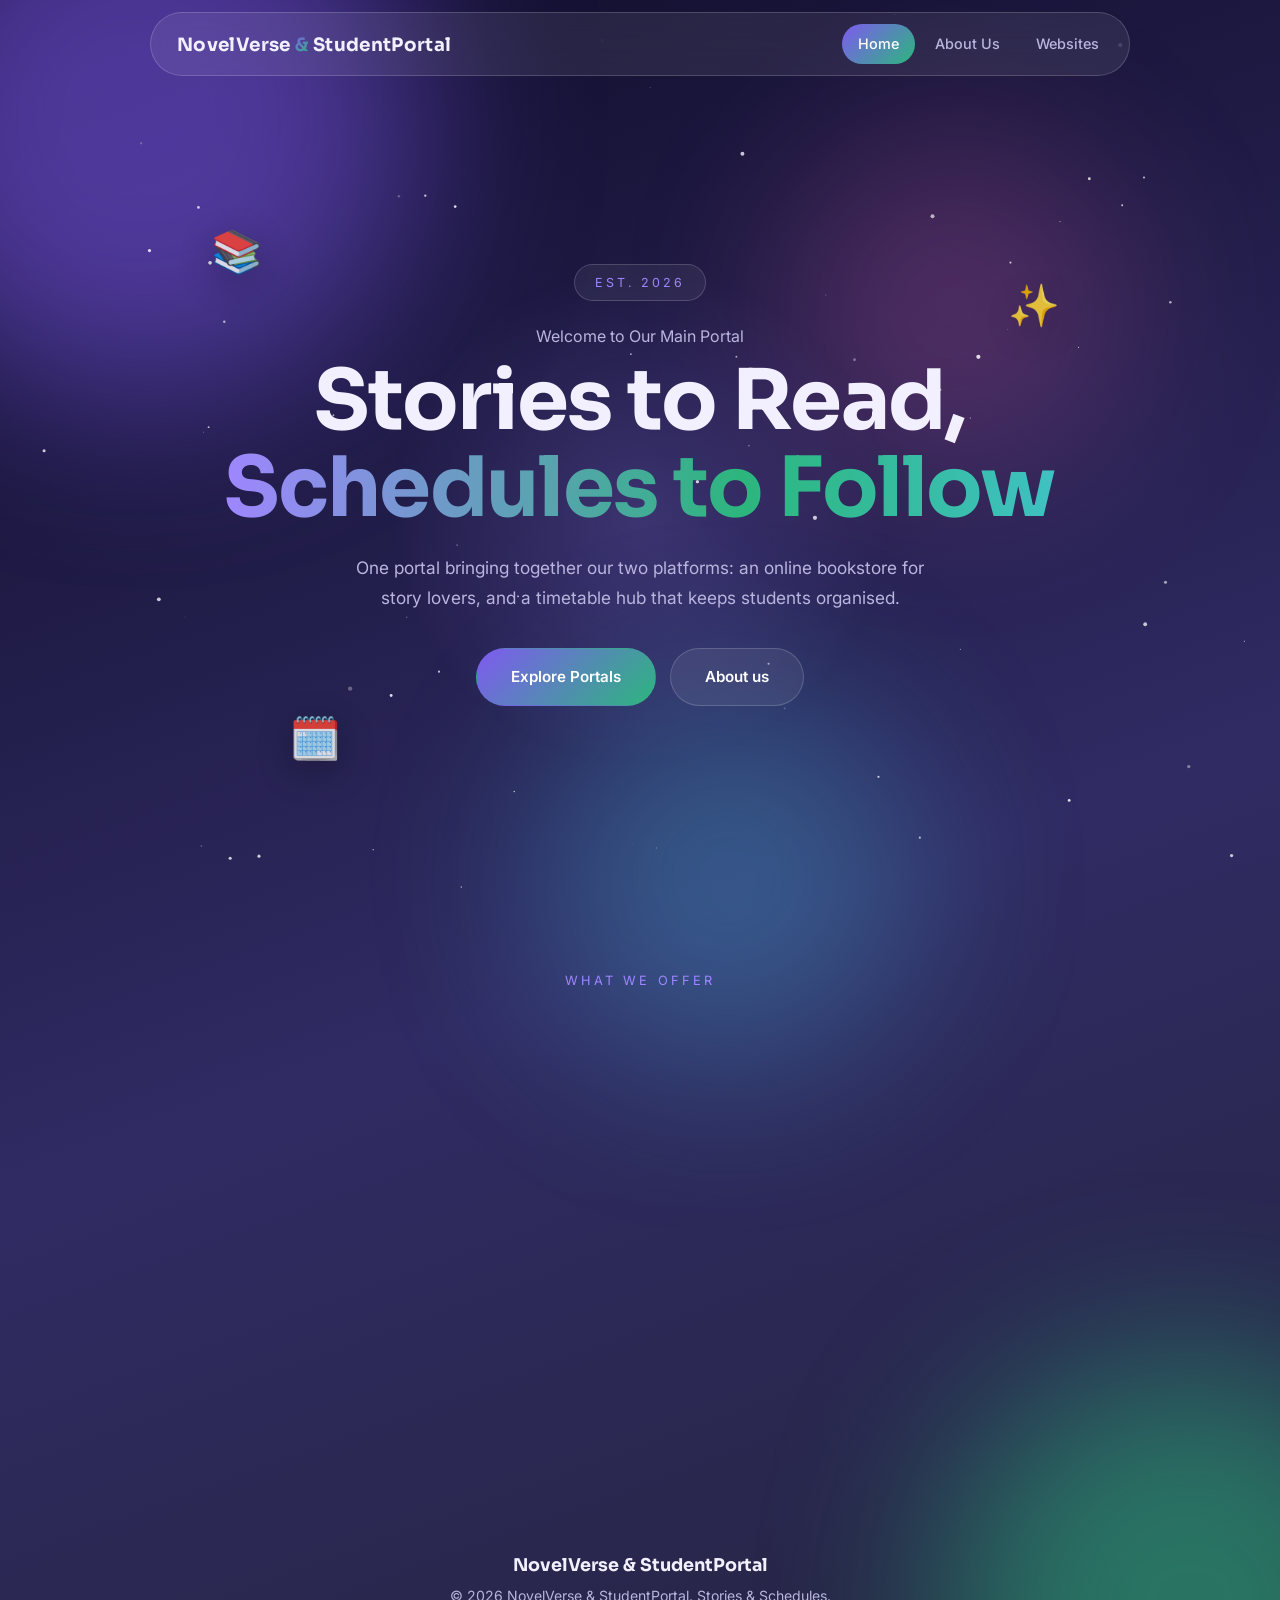
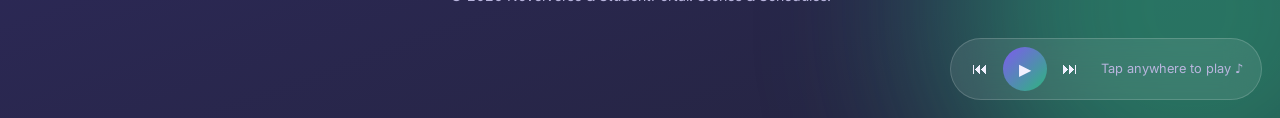
<file: DuoWebsite/index.html>
<!DOCTYPE html>
<html lang="en">
<head>
<meta charset="utf-8">
<meta name="viewport" content="width=device-width, initial-scale=1, viewport-fit=cover">
<title>About Us – NovelVerse &amp; StudentPortal</title>
<link rel="preconnect" href="https://fonts.googleapis.com">
<link rel="stylesheet" href="https://fonts.googleapis.com/css2?family=Sora:wght@400;600;700&family=Inter:wght@400;500;600&display=swap">
<link rel="stylesheet" href="style.css">
</head>
<body data-page="home">
<div class="aurora" aria-hidden="true"><i></i><i></i><i></i><i></i></div>
<canvas id="stars" aria-hidden="true"></canvas>

<header class="nav">
  <a class="brand" href="index.html">NovelVerse <b>&amp;</b> StudentPortal</a>
  <nav>
    <a data-p="home" href="index.html">Home</a>
    <a data-p="about" href="about.html">About Us</a>
    <a data-p="websites" href="websites.html">Websites</a>
  </nav>
</header>

<main>
  <section class="hero">
    <span class="float f1">📚</span><span class="float f2">✨</span><span class="float f3">🗓️</span>
    <span class="badge">Est. 2026</span>
    <p class="kicker">Welcome to Our Main Portal</p>
    <h1>Stories to Read,<br><span class="grad-text">Schedules to Follow</span></h1>
    <p class="lead">One portal bringing together our two platforms: an online bookstore for story lovers, and a timetable hub that keeps students organised.</p>
    <div class="btns">
      <a class="btn" href="websites.html">Explore Portals</a>
      <a class="btn alt" href="about.html">About us</a>
    </div>
  </section>

  <section class="sec">
    <p class="label">What We Offer</p>
    <h2 class="rv">Two Platforms, One Home</h2>
    <p class="sub rv">Everything you need, from your next favourite book to a well-planned school year.</p>
    <div class="three">
      <div class="glass-card rv"><div class="icon">📖</div><h3>Read By Genre</h3><p>Browse books by genre and read each synopsis before you decide.</p></div>
      <div class="glass-card rv"><div class="icon">🛒</div><h3>Easy Checkout</h3><p>Found a story you love? Buy it in a few simple clicks.</p></div>
      <div class="glass-card rv"><div class="icon">🗓️</div><h3>Plan Your School Year</h3><p>Class timetables, exam schedules and holiday calendars in one place.</p></div>
    </div>
  </section>
</main>

<footer>
  <strong>NovelVerse &amp; StudentPortal</strong>
  <p>&copy; 2026 NovelVerse &amp; StudentPortal. Stories &amp; Schedules.</p>
</footer>

<button id="music" class="music" type="button">&#9834; Play Music</button>
<audio id="bgm" src="music/music-player.mp3" loop preload="none"></audio>

<script src="script.js"></script>
</body>
</html>
</file>
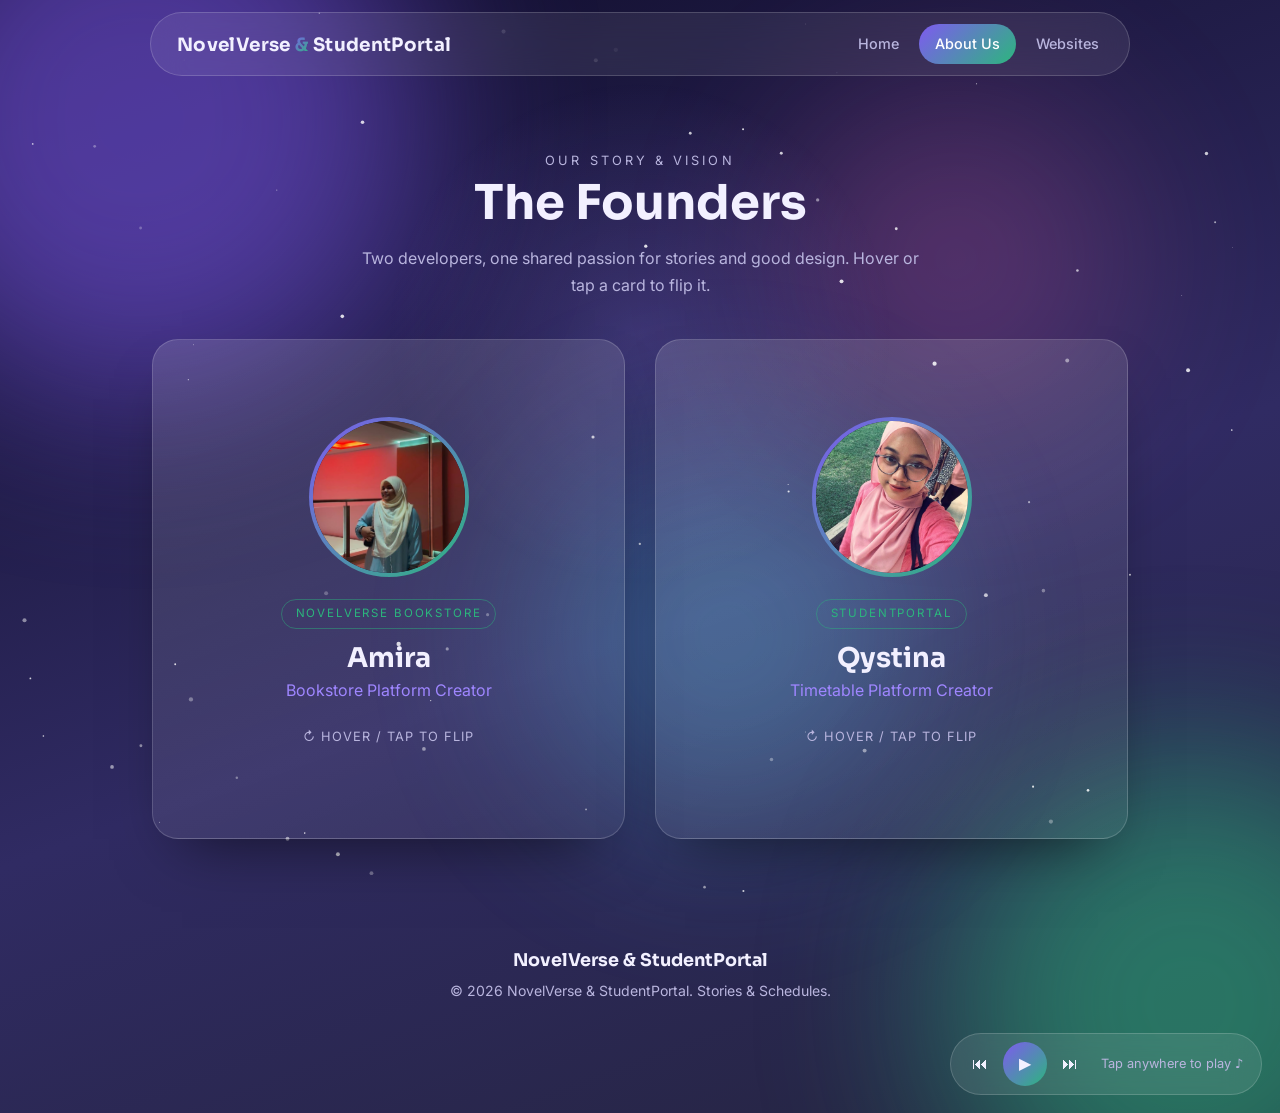
<file: DuoWebsite/about.html>
<!DOCTYPE html>
<html lang="en">
<head>
<meta charset="utf-8">
<meta name="viewport" content="width=device-width, initial-scale=1, viewport-fit=cover">
<title>About Us – NovelVerse &amp; StudentPortal</title>
<link rel="preconnect" href="https://fonts.googleapis.com">
<link rel="stylesheet" href="https://fonts.googleapis.com/css2?family=Sora:wght@400;600;700&family=Inter:wght@400;500;600&display=swap">
<link rel="stylesheet" href="style.css">
</head>
<body data-page="about">
<div class="aurora" aria-hidden="true"><i></i><i></i><i></i><i></i></div>
<canvas id="stars" aria-hidden="true"></canvas>

<header class="nav">
  <a class="brand" href="index.html">NovelVerse <b>&amp;</b> StudentPortal</a>
  <nav>
    <a data-p="home" href="index.html">Home</a>
    <a data-p="about" href="about.html">About Us</a>
    <a data-p="websites" href="websites.html">Websites</a>
  </nav>
</header>

<main>
  <section class="pagehead">
    <p class="label">Our Story &amp; Vision</p>
    <h1>The Founders</h1>
    <p>Two developers, one shared passion for stories and good design. Hover or tap a card to flip it.</p>
  </section>

  <section class="two">
    <div class="flip rv" tabindex="0">
      <div class="flip-in">
        <div class="face front">
          <img class="photo" src="images/amira.jpg" alt="Photo of Amira">
          <span class="tag">NovelVerse Bookstore</span>
          <h3>Amira</h3>
          <p class="role">Bookstore Platform Creator</p>
          <p class="hint">&#8635; HOVER / TAP TO FLIP</p>
        </div>
        <div class="face back">
          <h4>About The Website</h4>
          <p>Amira&rsquo;s website is an online bookstore. Browse books by genre, read each synopsis, and if a story catches your eye, buy it through a simple checkout.</p>
          <div class="soc">
            <a href="https://www.instagram.com/syuhadah.06" target="_blank" rel="noopener">Instagram</a>
            <a href="https://www.tiktok.com/@syuhadah_142" target="_blank" rel="noopener">TikTok</a>
          </div>
        </div>
      </div>
    </div>

    <div class="flip rv" tabindex="0">
      <div class="flip-in">
        <div class="face front">
          <img class="photo" src="images/qystina.jpg" alt="Photo of Qistina">
          <span class="tag">StudentPortal</span>
          <h3>Qystina</h3>
          <p class="role">Timetable Platform Creator</p>
          <p class="hint">&#8635; HOVER / TAP TO FLIP</p>
        </div>
        <div class="face back">
          <h4>About The Website</h4>
          <p>Qystina&rsquo;s website, StudentPortal, is a timetable hub for students. Find your class timetable, plus the yearly activity schedule with exam dates and school holidays.</p>
          <!-- Qystina's social links will go here later -->
          <p class="soon">Social links coming soon.</p>
        </div>
      </div>
    </div>
  </section>
</main>

<footer>
  <strong>NovelVerse &amp; StudentPortal</strong>
  <p>&copy; 2026 NovelVerse &amp; StudentPortal. Stories &amp; Schedules.</p>
</footer>

<button id="music" class="music" type="button">&#9834; Play Music</button>
<audio id="bgm" src="music/music-player.mp3" loop preload="none"></audio>

<script src="script.js"></script>
</body>
</html>
</file>
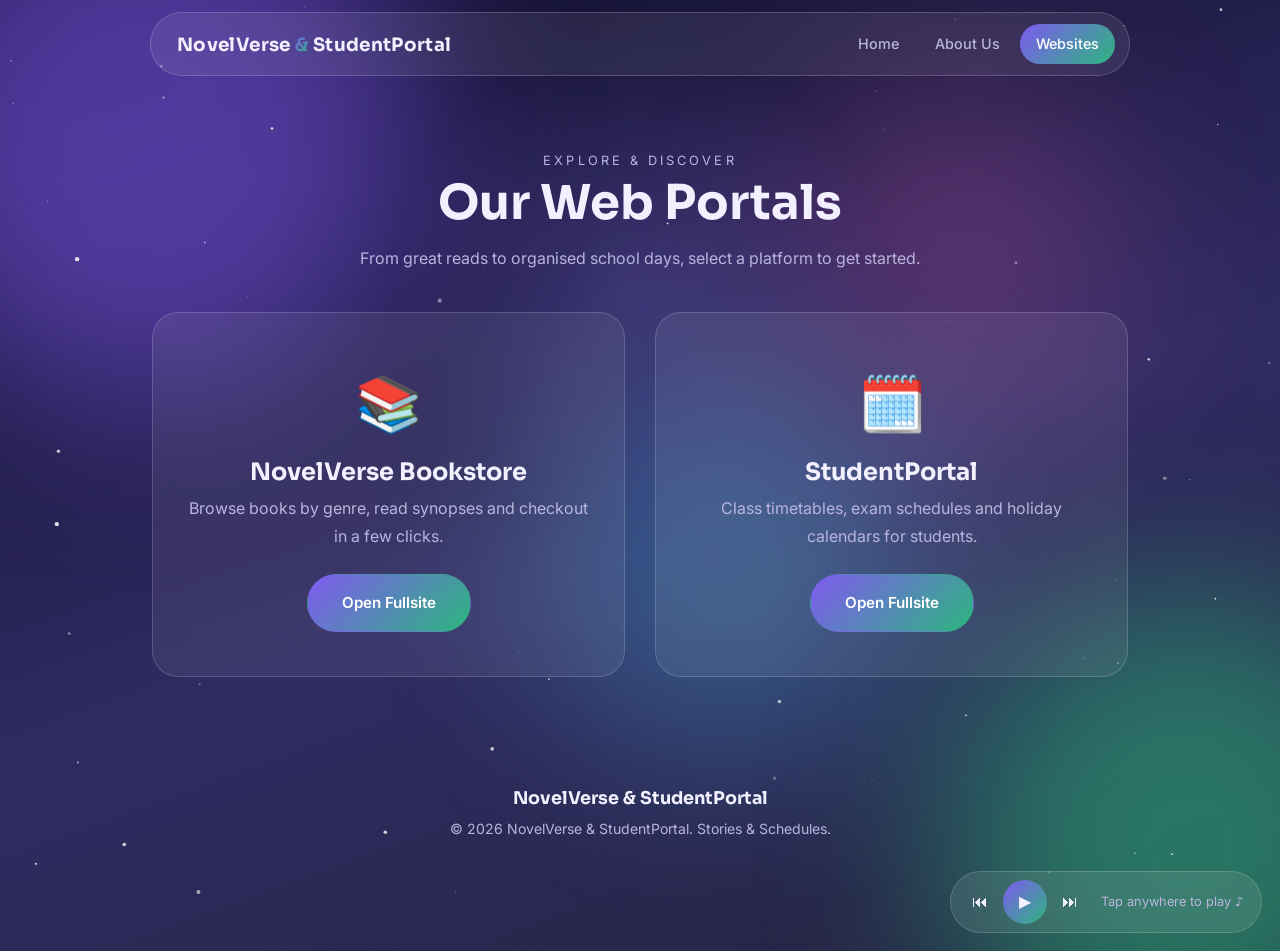
<file: DuoWebsite/websites.html>
<!DOCTYPE html>
<html lang="en">
<head>
<meta charset="utf-8">
<meta name="viewport" content="width=device-width, initial-scale=1, viewport-fit=cover">
<title>Our Web Portals – NovelVerse &amp; StudentPortal</title>
<link rel="preconnect" href="https://fonts.googleapis.com">
<link rel="stylesheet" href="https://fonts.googleapis.com/css2?family=Sora:wght@400;600;700&family=Inter:wght@400;500;600&display=swap">
<link rel="stylesheet" href="style.css">
</head>
<body data-page="websites">
<div class="aurora" aria-hidden="true"><i></i><i></i><i></i><i></i></div>
<canvas id="stars" aria-hidden="true"></canvas>

<header class="nav">
  <a class="brand" href="index.html">NovelVerse <b>&amp;</b> StudentPortal</a>
  <nav>
    <a data-p="home" href="index.html">Home</a>
    <a data-p="about" href="about.html">About Us</a>
    <a data-p="websites" href="websites.html">Websites</a>
  </nav>
</header>

<main>
  <section class="pagehead">
    <p class="label">Explore &amp; Discover</p>
    <h1>Our Web Portals</h1>
    <p>From great reads to organised school days, select a platform to get started.</p>
  </section>

  <section class="two">
    <article class="glass-card portal tilt rv">
      <div class="icon">📚</div>
      <h3>NovelVerse Bookstore</h3>
      <p>Browse books by genre, read synopses and checkout in a few clicks.</p>
      <a class="btn" href="https://novelverse.free.nf" target="_blank" rel="noopener">Open Fullsite</a>
    </article>
    <article class="glass-card portal tilt rv">
      <div class="icon">🗓️</div>
      <h3>StudentPortal</h3>
      <p>Class timetables, exam schedules and holiday calendars for students.</p>
      <a class="btn" href="https://studentportal-lumut.freedev.app/" target="_blank" rel="noopener">Open Fullsite</a>
    </article>
  </section>
</main>

<footer>
  <strong>NovelVerse &amp; StudentPortal</strong>
  <p>&copy; 2026 NovelVerse &amp; StudentPortal. Stories &amp; Schedules.</p>
</footer>

<button id="music" class="music" type="button">&#9834; Play Music</button>
<audio id="bgm" src="music/music-player.mp3" loop preload="none"></audio>

<script src="script.js"></script>
</body>
</html>
</file>
<file: DuoWebsite/style.css>
/* NovelVerse v3 – Aurora Glass, 3 pages, flip cards, moving background */
:root{
  --text:#f2f0ff;--muted:#b9b5de;--accent:#9f86ff;--mint:#2cb67d;--sky:#4cc9f0;
  --glass:rgba(255,255,255,.07);--border:rgba(255,255,255,.17);
  --grad:linear-gradient(135deg,#7f5af0,#2cb67d);
  --hf:"Sora",system-ui,sans-serif;--bf:"Inter",system-ui,sans-serif;--r:26px;
  --mx:50%;--my:30%;
}
*{box-sizing:border-box}
html{background:#0f0c29;scroll-behavior:smooth}
body{margin:0;color:var(--text);font:16px/1.7 var(--bf);-webkit-font-smoothing:antialiased;animation:pagein .7s ease both;overflow-x:hidden}
@keyframes pagein{from{opacity:0;transform:translateY(14px)}to{opacity:1;transform:none}}
a{color:inherit}

/* ---------- Moving aurora background ---------- */
.aurora{position:fixed;inset:0;z-index:-3;overflow:hidden;background:linear-gradient(160deg,#0f0c29,#302b63 55%,#24243e)}
.aurora i{position:absolute;border-radius:50%;filter:blur(90px);opacity:.55;will-change:transform}
.aurora i:nth-child(1){width:560px;height:560px;background:#7f5af0;top:-160px;left:-140px;animation:d1 16s ease-in-out infinite alternate}
.aurora i:nth-child(2){width:500px;height:500px;background:#2cb67d;right:-160px;bottom:-140px;animation:d2 19s ease-in-out infinite alternate}
.aurora i:nth-child(3){width:380px;height:380px;background:#4cc9f0;opacity:.3;top:40%;left:42%;animation:d3 22s ease-in-out infinite alternate}
.aurora i:nth-child(4){width:340px;height:340px;background:#ff6ec7;opacity:.22;top:8%;right:12%;animation:d4 25s ease-in-out infinite alternate}
@keyframes d1{to{transform:translate(260px,170px) scale(1.25)}}
@keyframes d2{to{transform:translate(-280px,-150px) scale(1.2)}}
@keyframes d3{to{transform:translate(-220px,120px) scale(.8)}}
@keyframes d4{to{transform:translate(-160px,240px) scale(1.3)}}
.aurora::after{content:"";position:absolute;inset:0;background:radial-gradient(circle 360px at var(--mx) var(--my),rgba(159,134,255,.2),transparent 70%)}
#stars{position:fixed;inset:0;z-index:-2;pointer-events:none}
@media (prefers-reduced-motion:reduce){.aurora i,body,.grad-text,.float{animation:none!important}html{scroll-behavior:auto}}

/* ---------- Nav ---------- */
.nav{position:fixed;top:calc(12px + env(safe-area-inset-top,0px));left:50%;transform:translateX(-50%);z-index:30;width:min(980px,calc(100% - 24px));display:flex;justify-content:space-between;align-items:center;padding:11px 14px 11px 26px;border-radius:99px;background:rgba(255,255,255,.08);border:1px solid var(--border);backdrop-filter:blur(18px);-webkit-backdrop-filter:blur(18px)}
.brand{font:700 1.15rem var(--hf);text-decoration:none;letter-spacing:.02em}
.brand b{background:var(--grad);-webkit-background-clip:text;background-clip:text;color:transparent}
.nav nav{display:flex;gap:4px}
.nav nav a{text-decoration:none;color:var(--muted);font-size:.9rem;font-weight:500;padding:8px 16px;border-radius:99px;transition:.25s}
.nav nav a:hover{color:#fff;background:rgba(255,255,255,.08)}
body[data-page="home"] a[data-p="home"],body[data-page="about"] a[data-p="about"],body[data-page="websites"] a[data-p="websites"]{background:var(--grad);color:#fff}

main{max-width:1020px;margin:auto;padding:0 22px}

/* ---------- Buttons ---------- */
.btns{display:flex;gap:14px;flex-wrap:wrap;justify-content:center}
.btn{display:inline-block;padding:15px 34px;border-radius:99px;background:var(--grad);color:#fff;font-weight:600;font-size:.95rem;text-decoration:none;border:1px solid transparent;transition:transform .25s,box-shadow .25s}
.btn:hover{transform:translateY(-3px);box-shadow:0 14px 36px -10px #7f5af0}
.btn.alt{background:rgba(255,255,255,.07);border-color:var(--border)}
.btn.off{background:rgba(255,255,255,.06);border-color:var(--border);color:var(--muted);cursor:default}
.btn.off:hover{transform:none;box-shadow:none}

/* ---------- Home ---------- */
.hero{min-height:100vh;display:flex;flex-direction:column;align-items:center;justify-content:center;text-align:center;padding:130px 0 60px;position:relative}
.badge{font-size:.78rem;letter-spacing:.24em;text-transform:uppercase;color:var(--accent);border:1px solid var(--border);background:rgba(255,255,255,.06);padding:7px 20px;border-radius:99px}
.kicker{color:var(--muted);margin:22px 0 6px}
.hero h1{font:700 clamp(2.5rem,8vw,5.2rem)/1.05 var(--hf);margin:0 0 22px;max-width:860px;letter-spacing:-.02em}
.grad-text{background:linear-gradient(90deg,#9f86ff,#2cb67d,#4cc9f0,#ff6ec7,#9f86ff);background-size:250% 100%;-webkit-background-clip:text;background-clip:text;color:transparent;animation:shine 7s linear infinite}
@keyframes shine{to{background-position:250% 0}}
.lead{color:var(--muted);max-width:600px;margin:0 0 36px;font-size:1.08rem}
.float{position:absolute;font-size:2.6rem;opacity:.85;animation:bob 6s ease-in-out infinite;filter:drop-shadow(0 10px 20px rgba(0,0,0,.35))}
.float.f1{top:24%;left:6%}.float.f2{top:30%;right:7%;animation-delay:-2s}.float.f3{bottom:14%;left:14%;animation-delay:-4s}
@keyframes bob{50%{transform:translateY(-22px) rotate(8deg)}}
.sec{padding:70px 0;text-align:center}
.label{color:var(--accent);font-size:.8rem;letter-spacing:.24em;text-transform:uppercase;margin:0 0 8px}
.sec h2,.pagehead h1{font:700 clamp(1.9rem,5vw,3rem) var(--hf);margin:0 0 12px}
.sub{color:var(--muted);max-width:560px;margin:0 auto 44px}
.three{display:grid;grid-template-columns:repeat(auto-fit,minmax(250px,1fr));gap:22px}
.glass-card{padding:34px 28px;border-radius:var(--r);background:var(--glass);border:1px solid var(--border);backdrop-filter:blur(16px);-webkit-backdrop-filter:blur(16px);transition:transform .3s,border-color .3s}
.glass-card:hover{transform:translateY(-8px);border-color:var(--accent)}
.glass-card .icon{font-size:2.6rem;margin-bottom:8px}
.glass-card h3{font:700 1.2rem var(--hf);margin:0 0 8px}
.glass-card p{color:var(--muted);margin:0}

/* ---------- Page heads ---------- */
.pagehead{text-align:center;padding:150px 0 40px}
.pagehead p{color:var(--muted);max-width:560px;margin:0 auto}

/* ---------- Flip cards (About) ---------- */
.two{display:grid;grid-template-columns:repeat(auto-fit,minmax(300px,1fr));gap:30px;padding-bottom:60px}
.flip{perspective:1300px;height:500px;cursor:pointer;outline:none}
.flip-in{position:relative;width:100%;height:100%;transition:transform .9s cubic-bezier(.4,.2,.2,1);transform-style:preserve-3d}
.flip.flipped .flip-in,.flip:focus-visible .flip-in{transform:rotateY(180deg)}
@media (hover:hover){.flip:hover .flip-in{transform:rotateY(180deg)}}
.face{position:absolute;inset:0;border-radius:var(--r);padding:36px 30px;backface-visibility:hidden;-webkit-backface-visibility:hidden;border:1px solid var(--border);background:linear-gradient(160deg,rgba(255,255,255,.14),rgba(255,255,255,.05));box-shadow:0 30px 60px -30px rgba(0,0,0,.6);display:flex;flex-direction:column}
.front{align-items:center;text-align:center;justify-content:center}
.back{transform:rotateY(180deg);background:linear-gradient(160deg,rgba(127,90,240,.35),rgba(44,182,125,.22));justify-content:center}
.photo{width:160px;height:160px;border-radius:50%;object-fit:cover;border:4px solid transparent;background:linear-gradient(#1b1740,#1b1740) padding-box,var(--grad) border-box;margin-bottom:22px}
.tag{font-size:.72rem;letter-spacing:.16em;text-transform:uppercase;color:var(--mint);border:1px solid rgba(44,182,125,.45);padding:4px 14px;border-radius:99px;margin-bottom:12px}
.face h3{font:700 1.7rem var(--hf);margin:0}
.role{color:var(--accent);margin:2px 0 0}
.hint{margin-top:22px;font-size:.8rem;color:var(--muted);letter-spacing:.08em}
.back h4{font:700 1.2rem var(--hf);margin:0 0 12px}
.back p{color:#e6e3ff;margin:0 0 22px}
.soc{display:flex;gap:8px;flex-wrap:wrap}
.soc a{font-size:.85rem;text-decoration:none;border:1px solid var(--border);background:rgba(255,255,255,.08);padding:8px 18px;border-radius:99px;transition:.2s}
.soc a:hover{background:#fff;color:#241f55}
.soon{font-size:.85rem;color:var(--muted);font-style:italic}

/* ---------- Portals (Websites) ---------- */
.portal{text-align:center;padding:44px 30px;transform-style:preserve-3d;will-change:transform}
.portal .icon{font-size:3.4rem}
.portal h3{font-size:1.5rem}
.portal p{min-height:3.4em;margin-bottom:24px}

/* ---------- Footer / music ---------- */
footer{text-align:center;color:var(--muted);padding:50px 22px calc(110px + env(safe-area-inset-bottom,0px));font-size:.88rem}
footer strong{color:var(--text);font:700 1.1rem var(--hf)}
footer p{margin:6px 0 0}
.music{position:fixed;right:18px;bottom:calc(18px + env(safe-area-inset-bottom,0px));z-index:30;color:var(--text);font:600 .85rem var(--bf);padding:12px 22px;border-radius:99px;cursor:pointer;background:rgba(255,255,255,.09);border:1px solid var(--border);backdrop-filter:blur(16px);-webkit-backdrop-filter:blur(16px)}
.music:hover{border-color:var(--accent)}

/* ---------- Scroll reveal ---------- */
.rv{opacity:0;transform:translateY(34px);transition:opacity .9s ease,transform .9s ease}
.rv.in{opacity:1;transform:none}

@media (max-width:620px){
  .nav{padding:9px 10px 9px 18px}.brand{font-size:1rem}.nav nav a{padding:7px 11px;font-size:.82rem}
  .float{display:none}.flip{height:520px}
}

/* ---------- Music player ---------- */
.player{position:fixed;right:18px;bottom:calc(18px + env(safe-area-inset-bottom,0px));z-index:30;display:flex;align-items:center;gap:4px;padding:8px 18px 8px 10px;border-radius:99px;background:rgba(255,255,255,.09);border:1px solid var(--border);backdrop-filter:blur(16px);-webkit-backdrop-filter:blur(16px);max-width:calc(100% - 36px)}
.pb{width:38px;height:38px;border-radius:50%;border:0;background:transparent;color:var(--text);font-size:1rem;cursor:pointer;transition:.2s}
.pb:hover{background:rgba(255,255,255,.14)}
.pb.main{background:var(--grad);width:44px;height:44px}
.ptitle{font-size:.8rem;color:var(--muted);max-width:150px;white-space:nowrap;overflow:hidden;text-overflow:ellipsis;margin-left:8px}
</file>
